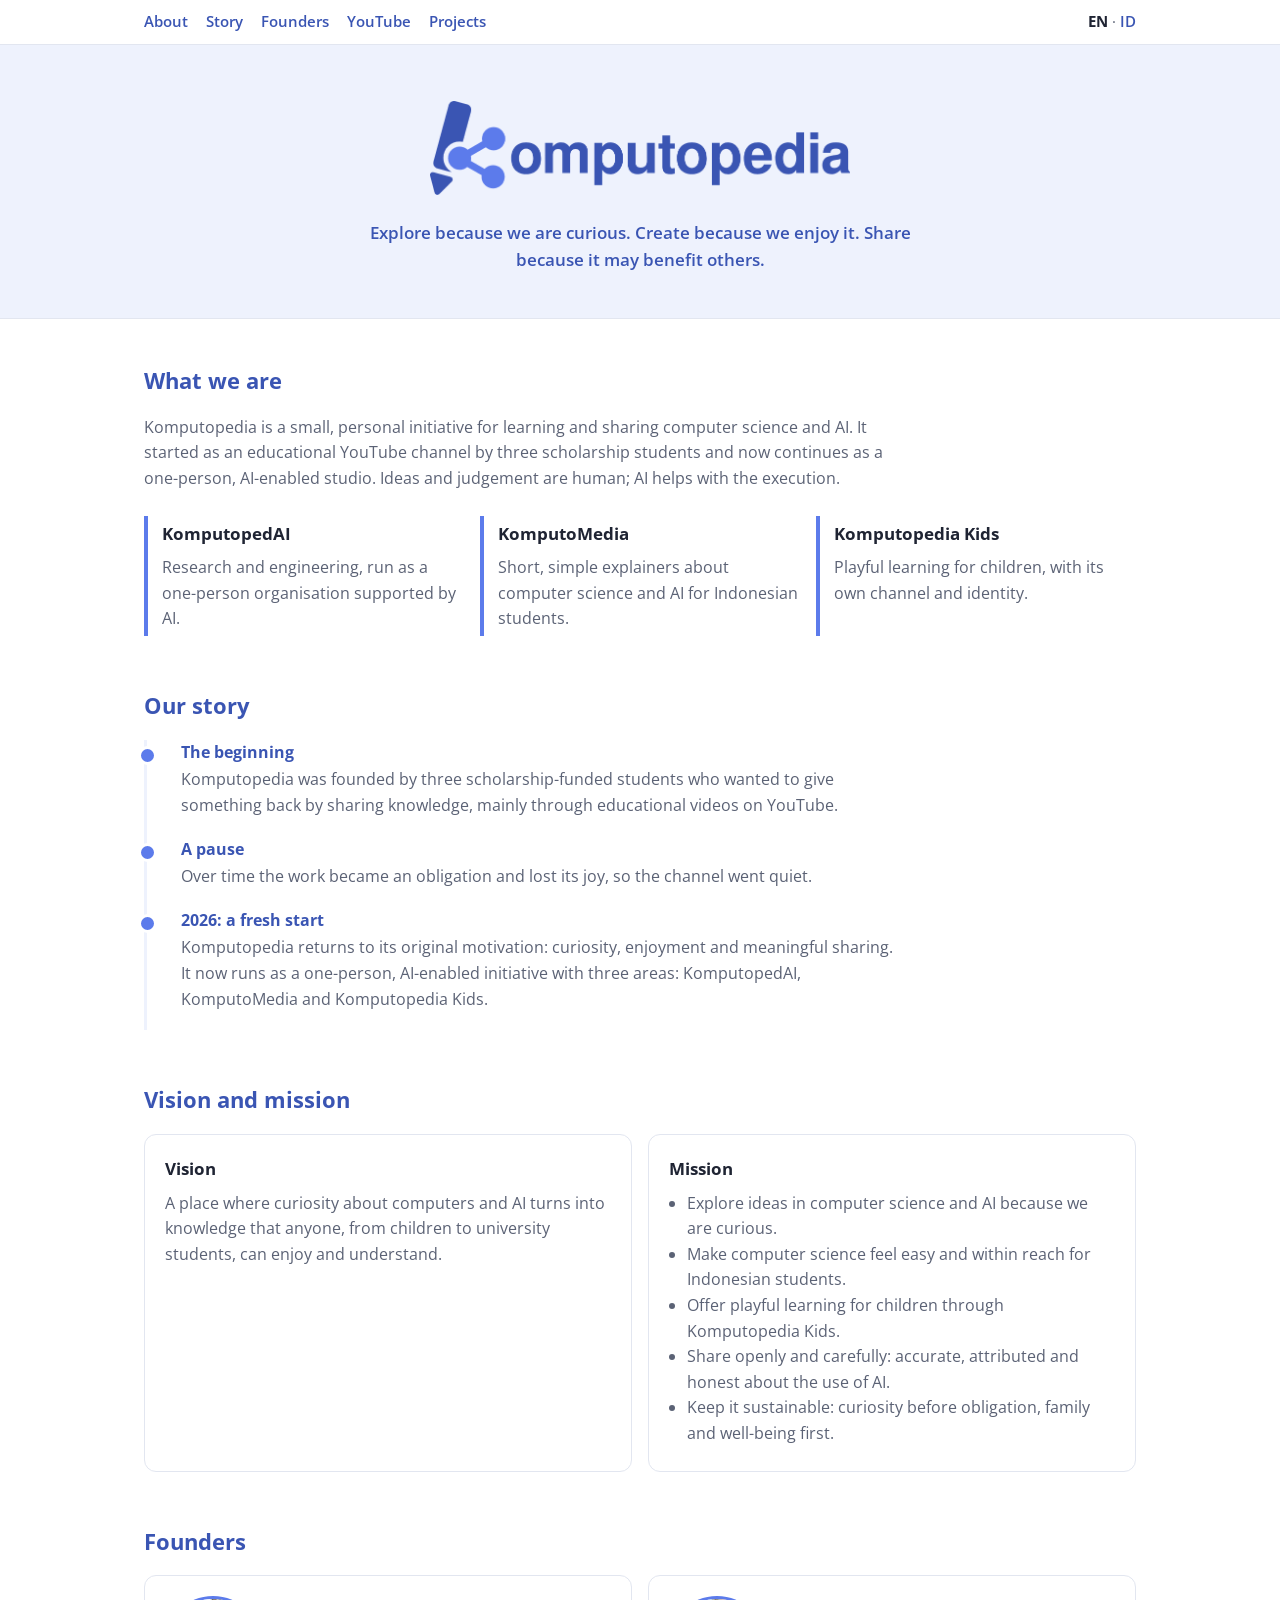
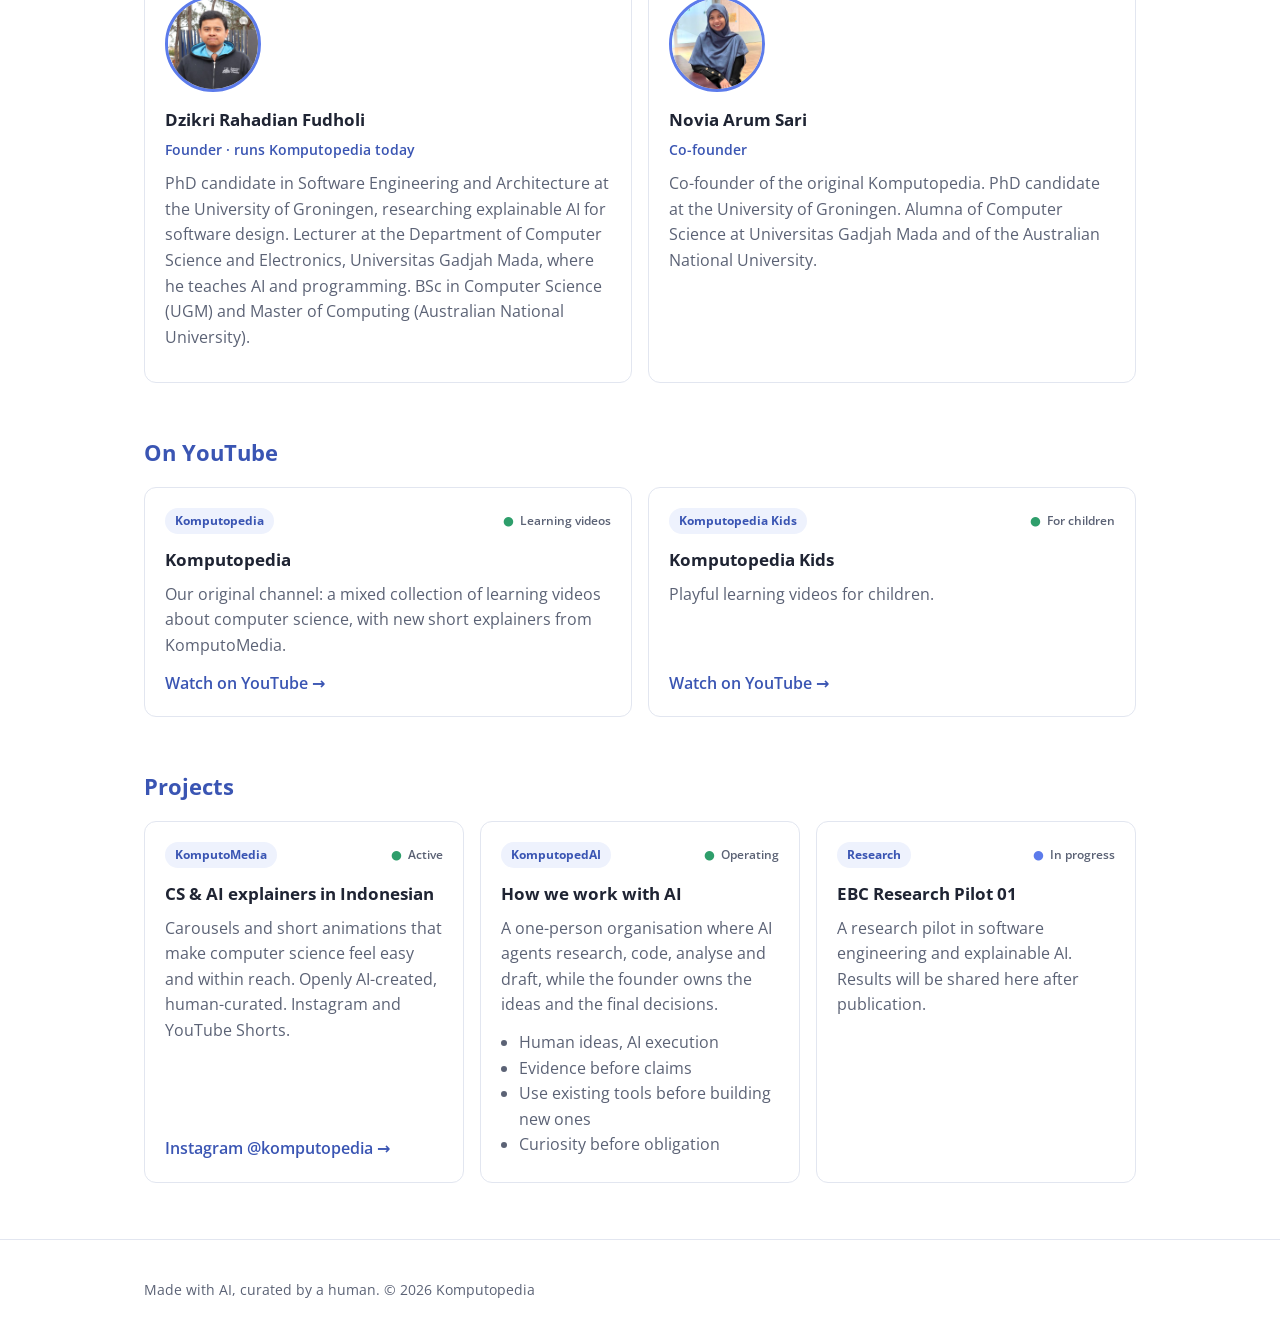
<file: index.html>
<!DOCTYPE html>
<html lang="en">
<head>
<meta charset="utf-8">
<meta name="viewport" content="width=device-width, initial-scale=1">
<title>Komputopedia</title>
<meta name="description" content="Komputopedia: a curiosity-driven initiative for exploring, creating and sharing knowledge in computer science and AI.">
<link rel="icon" href="assets/logo.png">
<link rel="alternate" hreflang="en" href="https://komputopedia.github.io/">
<link rel="alternate" hreflang="id" href="https://komputopedia.github.io/id/">
<link rel="stylesheet" href="assets/style.css">
</head>
<body>
<nav class="topbar">
  <div class="wrap">
    <a href="#about">About</a><a href="#story">Story</a><a href="#founders">Founders</a><a href="#youtube">YouTube</a><a href="#projects">Projects</a>
    <span class="lang"><strong>EN</strong> · <a href="id/" hreflang="id" lang="id">ID</a></span>
  </div>
</nav>

<header class="hero">
  <div class="wrap">
    <img class="logo" src="assets/logo.png" alt="komputopedia">
    <p class="motto">Explore because we are curious. Create because we enjoy it. Share because it may benefit others.</p>
  </div>
</header>

<main class="wrap">
  <section id="about">
    <h2>What we are</h2>
    <p class="lead">Komputopedia is a small, personal initiative for learning and sharing computer science and AI. It started as an educational YouTube channel by three scholarship students and now continues as a one-person, AI-enabled studio. Ideas and judgement are human; AI helps with the execution.</p>
    <div class="grid divisions">
      <div class="division"><h3>KomputopedAI</h3><p>Research and engineering, run as a one-person organisation supported by AI.</p></div>
      <div class="division"><h3>KomputoMedia</h3><p>Short, simple explainers about computer science and AI for Indonesian students.</p></div>
      <div class="division"><h3>Komputopedia Kids</h3><p>Playful learning for children, with its own channel and identity.</p></div>
    </div>
  </section>

  <section id="story">
    <h2>Our story</h2>
    <ol class="timeline">
      <li><span class="when">The beginning</span><p>Komputopedia was founded by three scholarship-funded students who wanted to give something back by sharing knowledge, mainly through educational videos on YouTube.</p></li>
      <li><span class="when">A pause</span><p>Over time the work became an obligation and lost its joy, so the channel went quiet.</p></li>
      <li><span class="when">2026: a fresh start</span><p>Komputopedia returns to its original motivation: curiosity, enjoyment and meaningful sharing. It now runs as a one-person, AI-enabled initiative with three areas: KomputopedAI, KomputoMedia and Komputopedia Kids.</p></li>
    </ol>
  </section>

  <section id="vision">
    <h2>Vision and mission</h2>
    <div class="grid cards">
      <div class="card"><h3>Vision</h3><p>A place where curiosity about computers and AI turns into knowledge that anyone, from children to university students, can enjoy and understand.</p></div>
      <div class="card"><h3>Mission</h3>
        <ul class="principles">
          <li>Explore ideas in computer science and AI because we are curious.</li>
          <li>Make computer science feel easy and within reach for Indonesian students.</li>
          <li>Offer playful learning for children through Komputopedia Kids.</li>
          <li>Share openly and carefully: accurate, attributed and honest about the use of AI.</li>
          <li>Keep it sustainable: curiosity before obligation, family and well-being first.</li>
        </ul>
      </div>
    </div>
  </section>

  <section id="founders">
    <h2>Founders</h2>
    <div class="grid cards">
      <article class="card person">
        <div class="avatar"><span>DRF</span><img src="assets/team/dzikri.jpg" alt="Dzikri Rahadian Fudholi" onerror="this.remove()"></div>
        <h3>Dzikri Rahadian Fudholi</h3>
        <p class="role">Founder · runs Komputopedia today</p>
        <p>PhD candidate in Software Engineering and Architecture at the University of Groningen, researching explainable AI for software design. Lecturer at the Department of Computer Science and Electronics, Universitas Gadjah Mada, where he teaches AI and programming. BSc in Computer Science (UGM) and Master of Computing (Australian National University).</p>
      </article>
      <article class="card person">
        <div class="avatar"><span>NAS</span><img src="assets/team/novia.jpg" alt="Novia Arum Sari" onerror="this.remove()"></div>
        <h3>Novia Arum Sari</h3>
        <p class="role">Co-founder</p>
        <p>Co-founder of the original Komputopedia. PhD candidate at the University of Groningen. Alumna of Computer Science at Universitas Gadjah Mada and of the Australian National University.</p>
      </article>
    </div>
  </section>

  <section id="youtube">
    <h2>On YouTube</h2>
    <div class="grid cards">
      <article class="card">
        <div class="card-top"><span class="tag">Komputopedia</span><span class="status active">Learning videos</span></div>
        <h3>Komputopedia</h3>
        <p>Our original channel: a mixed collection of learning videos about computer science, with new short explainers from KomputoMedia.</p>
        <a class="link" href="https://www.youtube.com/@komputopedia">Watch on YouTube →</a>
      </article>
      <article class="card">
        <div class="card-top"><span class="tag">Komputopedia Kids</span><span class="status active">For children</span></div>
        <h3>Komputopedia Kids</h3>
        <p>Playful learning videos for children.</p>
        <a class="link" href="https://www.youtube.com/@KomputopediaKids">Watch on YouTube →</a>
      </article>
    </div>
  </section>

  <section id="projects">
    <h2>Projects</h2>
    <div class="grid cards">
      <article class="card">
        <div class="card-top"><span class="tag">KomputoMedia</span><span class="status active">Active</span></div>
        <h3>CS &amp; AI explainers in Indonesian</h3>
        <p>Carousels and short animations that make computer science feel easy and within reach. Openly AI-created, human-curated. Instagram and YouTube Shorts.</p>
        <a class="link" href="https://www.instagram.com/komputopedia/">Instagram @komputopedia →</a>
      </article>

      <article class="card">
        <div class="card-top"><span class="tag">KomputopedAI</span><span class="status active">Operating</span></div>
        <h3>How we work with AI</h3>
        <p>A one-person organisation where AI agents research, code, analyse and draft, while the founder owns the ideas and the final decisions.</p>
        <ul class="principles">
          <li>Human ideas, AI execution</li>
          <li>Evidence before claims</li>
          <li>Use existing tools before building new ones</li>
          <li>Curiosity before obligation</li>
        </ul>
      </article>

      <article class="card">
        <div class="card-top"><span class="tag">Research</span><span class="status progress">In progress</span></div>
        <h3>EBC Research Pilot 01</h3>
        <p>A research pilot in software engineering and explainable AI. Results will be shared here after publication.</p>
      </article>
    </div>
  </section>
</main>

<footer>
  <div class="wrap">
    <p>Made with AI, curated by a human. © 2026 Komputopedia</p>
  </div>
</footer>
</body>
</html>
</file>
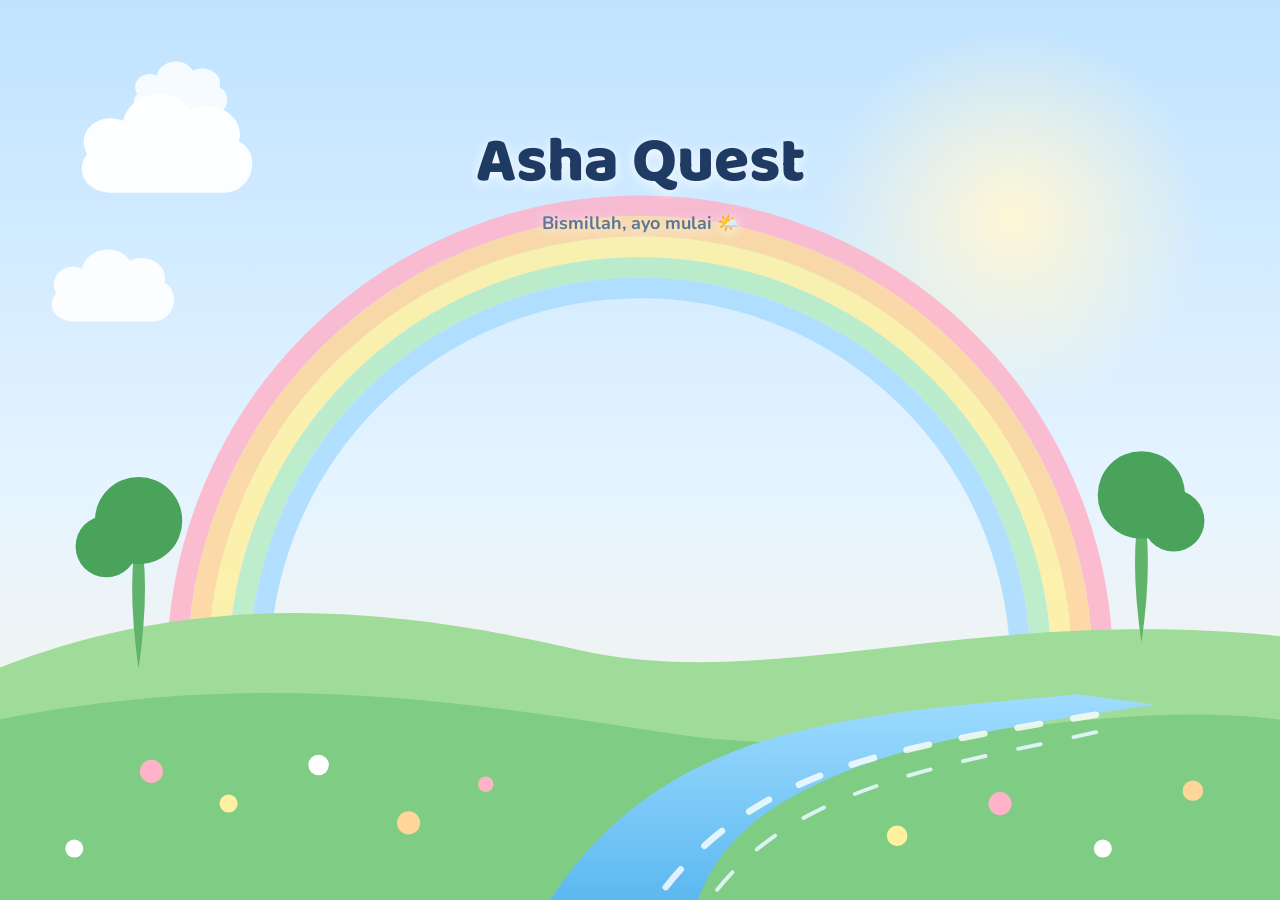
<file: ashaquest/index.html>
<!DOCTYPE html>
<html lang="id">
<head>
<meta charset="utf-8">
<meta name="viewport" content="width=device-width, initial-scale=1">
<title>Asha Quest</title>
<meta name="robots" content="noindex">
<meta name="theme-color" content="#dcefff">
<link rel="icon" href="app/cloud.svg?v=202611210713">
<link rel="apple-touch-icon" href="app/cloud.svg?v=202611210713">
<link rel="preconnect" href="https://fonts.googleapis.com">
<link rel="preconnect" href="https://fonts.gstatic.com" crossorigin>
<link href="https://fonts.googleapis.com/css2?family=Baloo+2:wght@600;700;800&family=Nunito:wght@400;600;700;800&display=swap" rel="stylesheet">
<link rel="stylesheet" href="app/style.css?v=202611210713">
<style>
  /* Opening scene: a garden with a flowing river, rainbow and drifting clouds. Shown until the app is ready. */
  #splash { position: fixed; inset: 0; z-index: 50; background: linear-gradient(#bfe3ff 0%, #e6f4ff 55%, #fdf3e1 100%); display: flex; align-items: center; justify-content: center; cursor: pointer; transition: opacity .3s ease; }
  #splash.hide { opacity: 0; pointer-events: none; }
  #splash svg { width: 100%; height: 100%; display: block; }
  #splash .title { position: absolute; left: 0; right: 0; top: 13%; text-align: center; font-family: "Baloo 2", Nunito, system-ui, sans-serif; font-weight: 800; font-size: clamp(34px, 8vw, 64px); color: #1f3b63; text-shadow: 0 2px 12px rgba(255,255,255,.9); opacity: 0; animation: kqFade .45s .1s ease forwards; }
  #splash .title small { display: block; font-family: Nunito, system-ui, sans-serif; font-weight: 700; font-size: clamp(14px, 3vw, 18px); color: #5d7697; }
  #splash .rainbow path { stroke-dasharray: 1400; stroke-dashoffset: 1400; animation: kqDraw .7s ease forwards; }
  #splash .rainbow path:nth-child(2) { animation-delay: .05s; } #splash .rainbow path:nth-child(3) { animation-delay: .1s; }
  #splash .rainbow path:nth-child(4) { animation-delay: .15s; } #splash .rainbow path:nth-child(5) { animation-delay: .2s; }
  #splash .cloud { animation: kqDrift 9s linear infinite; }
  #splash .cloud.c2 { animation-duration: 13s; animation-delay: -4s; } #splash .cloud.c3 { animation-duration: 11s; animation-delay: -8s; }
  #splash .shine { stroke-dasharray: 18 26; animation: kqFlow 1.4s linear infinite; }
  #splash .shine.s2 { animation-duration: 1.9s; }
  #splash .bloom { transform-box: fill-box; transform-origin: center; animation: kqBloom 2.4s ease-in-out infinite; }
  #splash .bloom:nth-child(2n) { animation-delay: .6s; } #splash .bloom:nth-child(3n) { animation-delay: 1.2s; }
  @keyframes kqDraw { to { stroke-dashoffset: 0; } }
  @keyframes kqDrift { from { transform: translateX(-260px); } to { transform: translateX(1260px); } }
  @keyframes kqFlow { to { stroke-dashoffset: -44; } }
  @keyframes kqBloom { 50% { transform: scale(1.25); } }
  @keyframes kqFade { to { opacity: 1; } }
  @media (prefers-reduced-motion: reduce) { #splash * { animation: none !important; } #splash .rainbow path { stroke-dashoffset: 0; } #splash .title { opacity: 1; } }
</style>
</head>
<body>
<div id="splash" role="img" aria-label="Asha Quest dibuka">
  <svg viewBox="0 0 1000 700" preserveAspectRatio="xMidYMid slice" aria-hidden="true">
    <defs>
      <radialGradient id="sun" cx="50%" cy="50%" r="50%"><stop offset="0" stop-color="#fff7d6"/><stop offset="1" stop-color="#fff7d6" stop-opacity="0"/></radialGradient>
      <linearGradient id="river" x1="0" y1="0" x2="0" y2="1"><stop offset="0" stop-color="#9fdcff"/><stop offset="1" stop-color="#5cb8f0"/></linearGradient>
    </defs>
    <circle cx="790" cy="170" r="150" fill="url(#sun)"/>
    <g class="rainbow" fill="none" stroke-width="16" stroke-linecap="round" opacity=".85">
      <path d="M140 520 A360 360 0 0 1 860 520" stroke="#ffb3c9"/>
      <path d="M156 520 A344 344 0 0 1 844 520" stroke="#ffd59a"/>
      <path d="M172 520 A328 328 0 0 1 828 520" stroke="#fff1a0"/>
      <path d="M188 520 A312 312 0 0 1 812 520" stroke="#b6ecc4"/>
      <path d="M204 520 A296 296 0 0 1 796 520" stroke="#a9dcff"/>
    </g>
    <g class="cloud"><path d="M90 150c-22 0-30-18-20-30-10-18 10-34 28-26 6-24 40-28 52-8 18-10 44 4 38 24 18 8 12 40-12 40z" fill="#fff" opacity=".95"/></g>
    <g class="cloud c2"><path d="M60 250c-16 0-22-13-14-22-7-13 7-25 20-19 4-17 29-20 37-6 13-7 31 3 27 17 13 6 9 30-9 30z" fill="#fff" opacity=".9"/></g>
    <g class="cloud c3"><path d="M120 90c-12 0-17-10-11-17-6-10 6-19 15-14 3-13 22-15 28-4 10-5 24 2 21 13 10 4 7 22-7 22z" fill="#fff" opacity=".85"/></g>
    <path d="M0 520 C150 460 300 470 450 505 C600 540 760 470 1000 495 L1000 700 L0 700 Z" fill="#9fdc9a"/>
    <path d="M0 560 C200 520 360 545 520 570 C700 598 850 540 1000 560 L1000 700 L0 700 Z" fill="#7fcd85"/>
    <path d="M430 700 C470 640 520 600 600 575 C680 552 760 548 840 540 L900 548 C820 560 730 572 660 600 C590 628 560 660 545 700 Z" fill="url(#river)"/>
    <path class="shine" d="M520 690 C560 640 610 610 680 590 C740 574 800 565 860 555" fill="none" stroke="#ffffff" stroke-width="5" stroke-linecap="round" opacity=".8"/>
    <path class="shine s2" d="M560 692 C590 655 630 628 700 606 C750 590 810 580 870 566" fill="none" stroke="#e8f7ff" stroke-width="3" stroke-linecap="round" opacity=".9"/>
    <g>
      <circle class="bloom" cx="120" cy="600" r="9" fill="#ffb3c9"/><circle class="bloom" cx="180" cy="625" r="7" fill="#fff1a0"/>
      <circle class="bloom" cx="250" cy="595" r="8" fill="#ffffff"/><circle class="bloom" cx="320" cy="640" r="9" fill="#ffd59a"/>
      <circle class="bloom" cx="380" cy="610" r="6" fill="#ffb3c9"/><circle class="bloom" cx="700" cy="650" r="8" fill="#fff1a0"/>
      <circle class="bloom" cx="780" cy="625" r="9" fill="#ffb3c9"/><circle class="bloom" cx="860" cy="660" r="7" fill="#ffffff"/>
      <circle class="bloom" cx="930" cy="615" r="8" fill="#ffd59a"/><circle class="bloom" cx="60" cy="660" r="7" fill="#ffffff"/>
    </g>
    <g fill="#5fb36a"><path d="M110 520 q10-70 0-110 q-10 40 0 110z"/><path d="M890 500 q10-70 0-110 q-10 40 0 110z"/></g>
    <g fill="#4aa35a"><circle cx="110" cy="405" r="34"/><circle cx="890" cy="385" r="34"/><circle cx="85" cy="425" r="24"/><circle cx="915" cy="405" r="24"/></g>
  </svg>
  <div class="title">Asha Quest<small>Bismillah, ayo mulai 🌤️</small></div>
</div>
<div id="app"></div>
<noscript>Asha Quest membutuhkan JavaScript.</noscript>
<script>
  // Tap to skip; the app also hides it once it is ready (main.js calls window.kqReady()).
  (function () {
    var start = Date.now(), el = document.getElementById("splash"), done = false;
    function hide() { if (done) return; done = true; el.classList.add("hide"); setTimeout(function () { el.remove(); }, 700); }
    el.addEventListener("click", hide);
    window.kqReady = function () { setTimeout(hide, Math.max(0, 1000 - (Date.now() - start))); };
    setTimeout(hide, 12000); // never block the app for long
  })();
</script>
<script type="module" src="app/main.js?v=202611210713"></script>
</body>
</html>
</file>
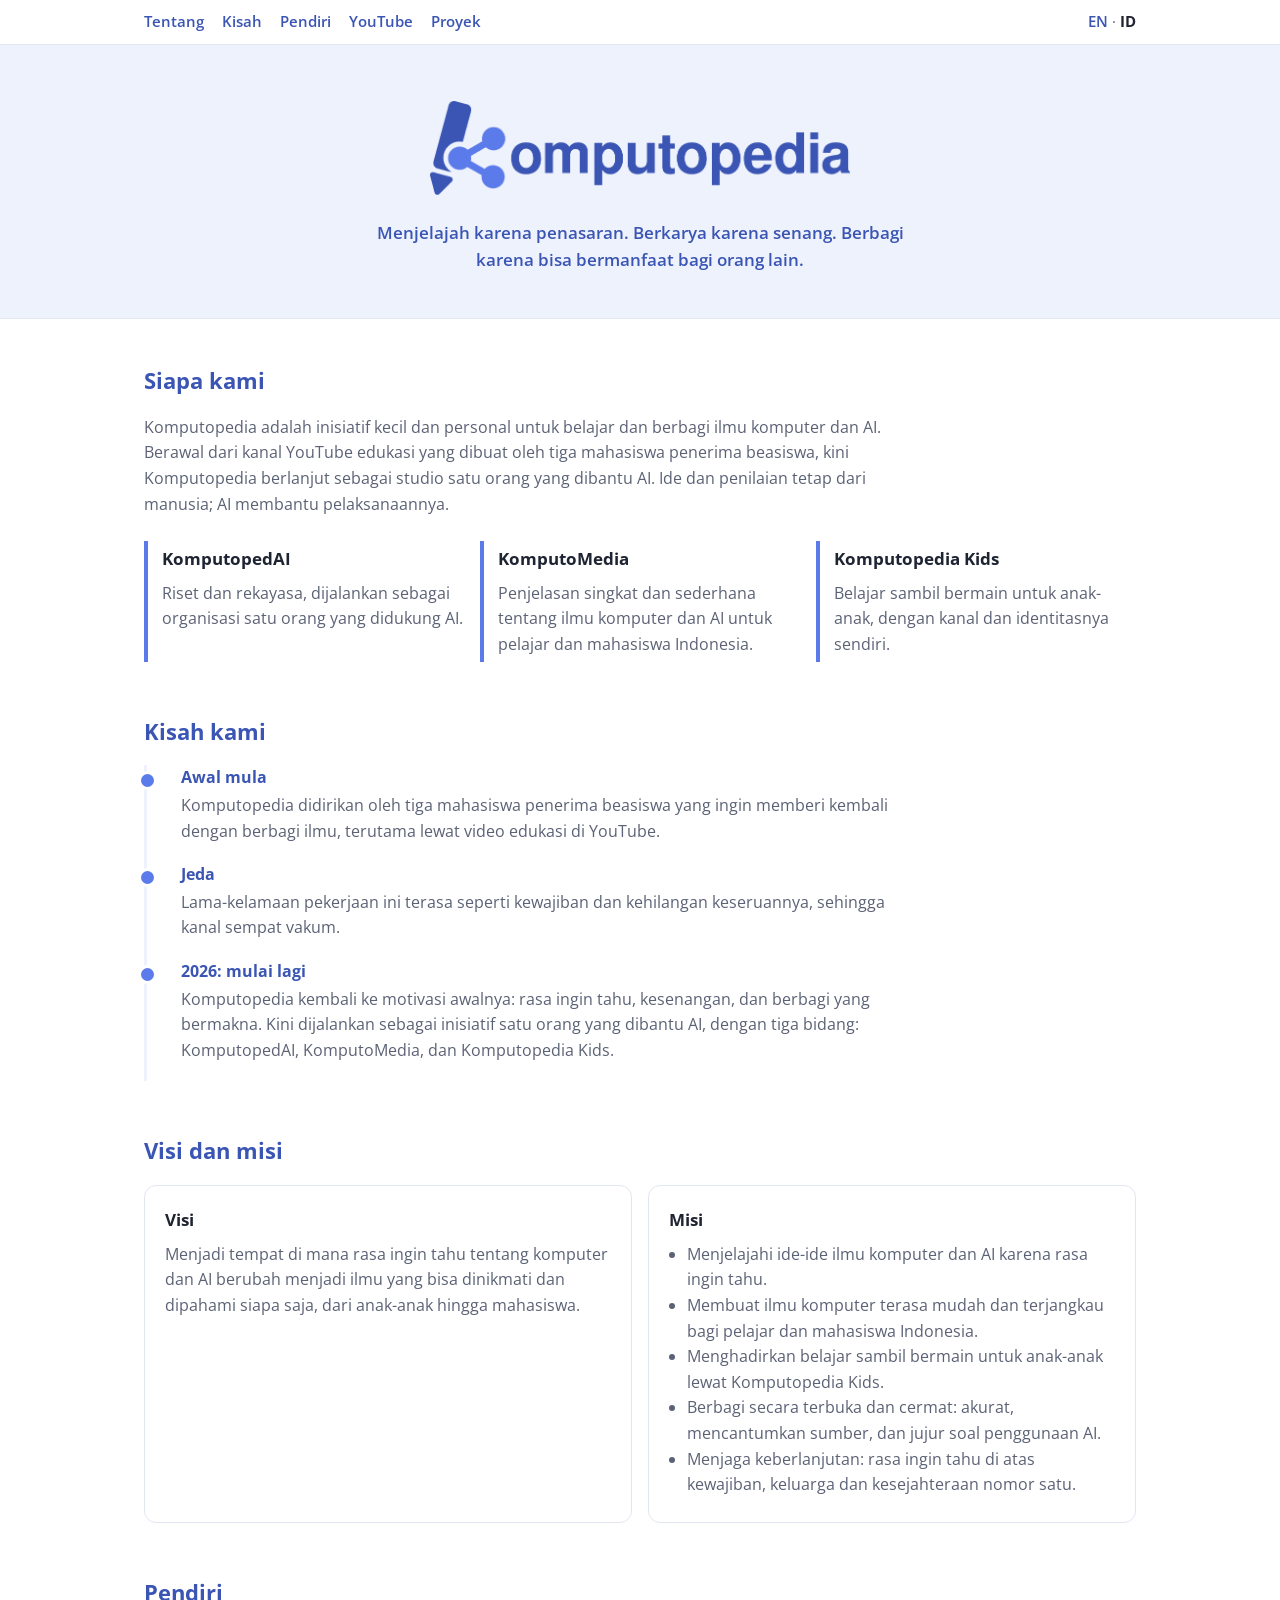
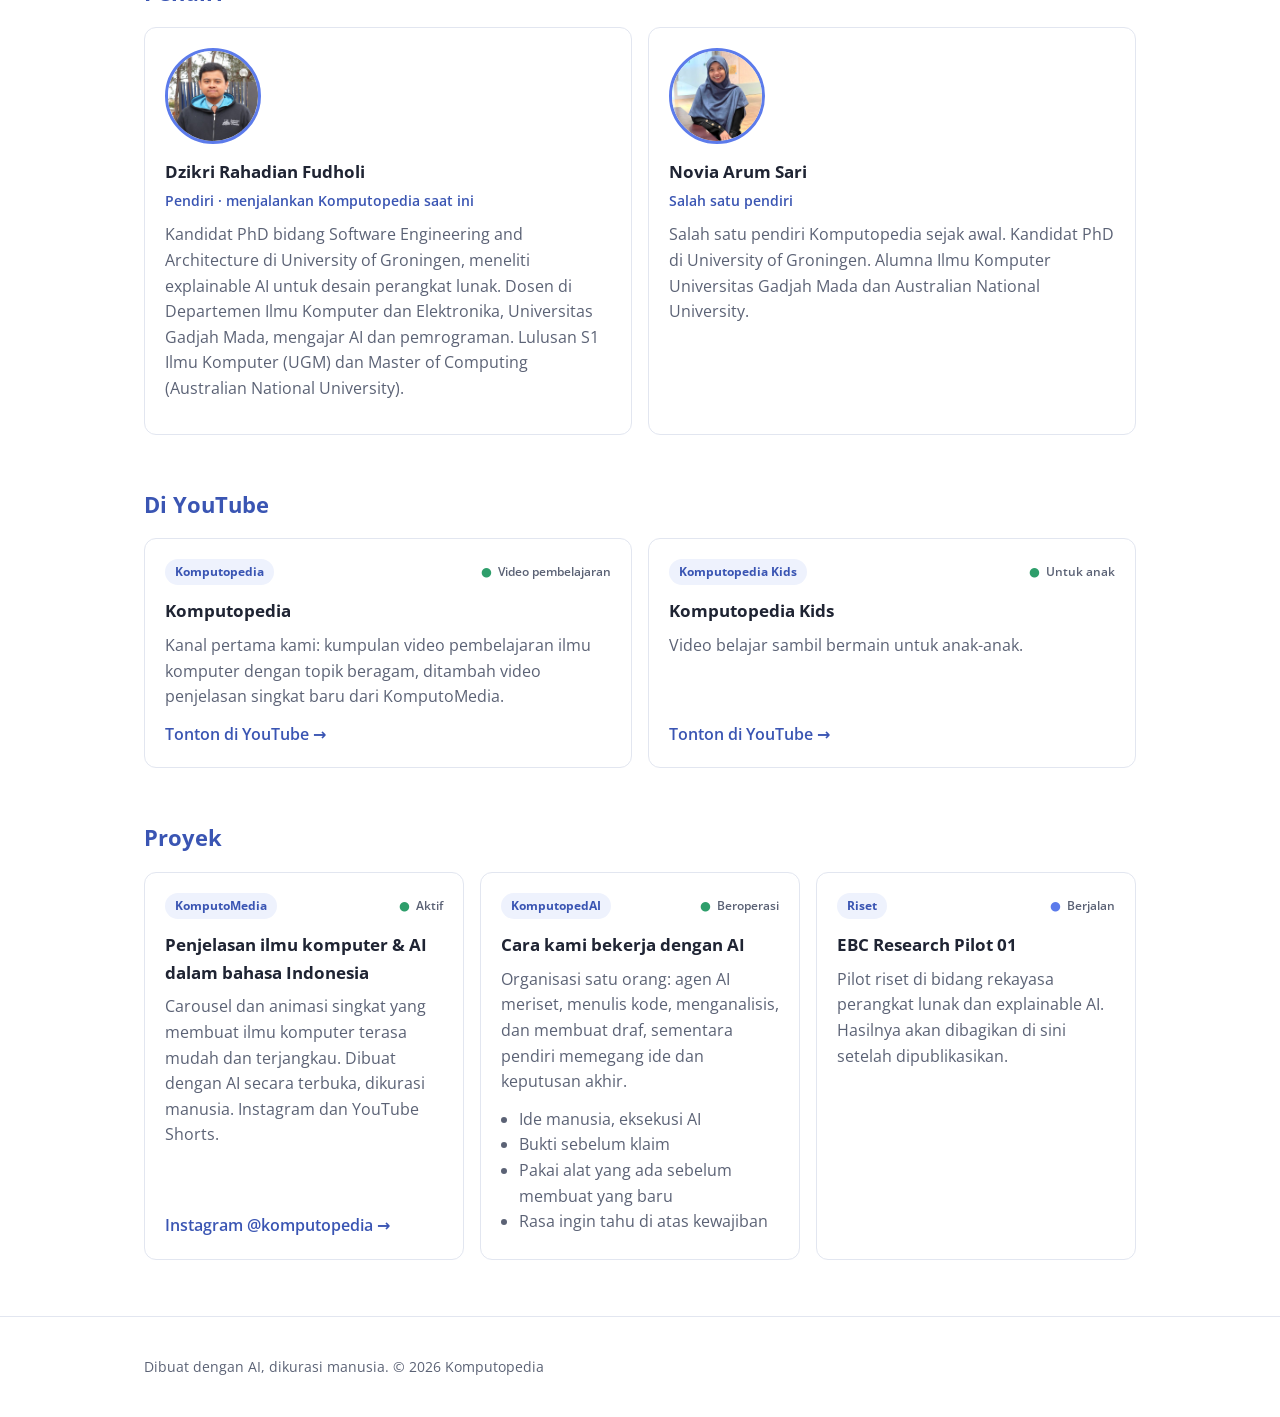
<file: id/index.html>
<!DOCTYPE html>
<html lang="id">
<head>
<meta charset="utf-8">
<meta name="viewport" content="width=device-width, initial-scale=1">
<title>Komputopedia (Bahasa Indonesia)</title>
<meta name="description" content="Komputopedia: inisiatif berbasis rasa ingin tahu untuk menjelajah, berkarya, dan berbagi ilmu komputer dan AI.">
<link rel="icon" href="../assets/logo.png">
<link rel="alternate" hreflang="en" href="https://komputopedia.github.io/">
<link rel="alternate" hreflang="id" href="https://komputopedia.github.io/id/">
<link rel="stylesheet" href="../assets/style.css">
</head>
<body>
<nav class="topbar">
  <div class="wrap">
    <a href="#tentang">Tentang</a><a href="#kisah">Kisah</a><a href="#pendiri">Pendiri</a><a href="#youtube">YouTube</a><a href="#proyek">Proyek</a>
    <span class="lang"><a href="../" hreflang="en" lang="en">EN</a> · <strong>ID</strong></span>
  </div>
</nav>

<header class="hero">
  <div class="wrap">
    <img class="logo" src="../assets/logo.png" alt="komputopedia">
    <p class="motto">Menjelajah karena penasaran. Berkarya karena senang. Berbagi karena bisa bermanfaat bagi orang lain.</p>
  </div>
</header>

<main class="wrap">
  <section id="tentang">
    <h2>Siapa kami</h2>
    <p class="lead">Komputopedia adalah inisiatif kecil dan personal untuk belajar dan berbagi ilmu komputer dan AI. Berawal dari kanal YouTube edukasi yang dibuat oleh tiga mahasiswa penerima beasiswa, kini Komputopedia berlanjut sebagai studio satu orang yang dibantu AI. Ide dan penilaian tetap dari manusia; AI membantu pelaksanaannya.</p>
    <div class="grid divisions">
      <div class="division"><h3>KomputopedAI</h3><p>Riset dan rekayasa, dijalankan sebagai organisasi satu orang yang didukung AI.</p></div>
      <div class="division"><h3>KomputoMedia</h3><p>Penjelasan singkat dan sederhana tentang ilmu komputer dan AI untuk pelajar dan mahasiswa Indonesia.</p></div>
      <div class="division"><h3>Komputopedia Kids</h3><p>Belajar sambil bermain untuk anak-anak, dengan kanal dan identitasnya sendiri.</p></div>
    </div>
  </section>

  <section id="kisah">
    <h2>Kisah kami</h2>
    <ol class="timeline">
      <li><span class="when">Awal mula</span><p>Komputopedia didirikan oleh tiga mahasiswa penerima beasiswa yang ingin memberi kembali dengan berbagi ilmu, terutama lewat video edukasi di YouTube.</p></li>
      <li><span class="when">Jeda</span><p>Lama-kelamaan pekerjaan ini terasa seperti kewajiban dan kehilangan keseruannya, sehingga kanal sempat vakum.</p></li>
      <li><span class="when">2026: mulai lagi</span><p>Komputopedia kembali ke motivasi awalnya: rasa ingin tahu, kesenangan, dan berbagi yang bermakna. Kini dijalankan sebagai inisiatif satu orang yang dibantu AI, dengan tiga bidang: KomputopedAI, KomputoMedia, dan Komputopedia Kids.</p></li>
    </ol>
  </section>

  <section id="visi">
    <h2>Visi dan misi</h2>
    <div class="grid cards">
      <div class="card"><h3>Visi</h3><p>Menjadi tempat di mana rasa ingin tahu tentang komputer dan AI berubah menjadi ilmu yang bisa dinikmati dan dipahami siapa saja, dari anak-anak hingga mahasiswa.</p></div>
      <div class="card"><h3>Misi</h3>
        <ul class="principles">
          <li>Menjelajahi ide-ide ilmu komputer dan AI karena rasa ingin tahu.</li>
          <li>Membuat ilmu komputer terasa mudah dan terjangkau bagi pelajar dan mahasiswa Indonesia.</li>
          <li>Menghadirkan belajar sambil bermain untuk anak-anak lewat Komputopedia Kids.</li>
          <li>Berbagi secara terbuka dan cermat: akurat, mencantumkan sumber, dan jujur soal penggunaan AI.</li>
          <li>Menjaga keberlanjutan: rasa ingin tahu di atas kewajiban, keluarga dan kesejahteraan nomor satu.</li>
        </ul>
      </div>
    </div>
  </section>

  <section id="pendiri">
    <h2>Pendiri</h2>
    <div class="grid cards">
      <article class="card person">
        <div class="avatar"><span>DRF</span><img src="../assets/team/dzikri.jpg" alt="Dzikri Rahadian Fudholi" onerror="this.remove()"></div>
        <h3>Dzikri Rahadian Fudholi</h3>
        <p class="role">Pendiri · menjalankan Komputopedia saat ini</p>
        <p>Kandidat PhD bidang Software Engineering and Architecture di University of Groningen, meneliti explainable AI untuk desain perangkat lunak. Dosen di Departemen Ilmu Komputer dan Elektronika, Universitas Gadjah Mada, mengajar AI dan pemrograman. Lulusan S1 Ilmu Komputer (UGM) dan Master of Computing (Australian National University).</p>
      </article>
      <article class="card person">
        <div class="avatar"><span>NAS</span><img src="../assets/team/novia.jpg" alt="Novia Arum Sari" onerror="this.remove()"></div>
        <h3>Novia Arum Sari</h3>
        <p class="role">Salah satu pendiri</p>
        <p>Salah satu pendiri Komputopedia sejak awal. Kandidat PhD di University of Groningen. Alumna Ilmu Komputer Universitas Gadjah Mada dan Australian National University.</p>
      </article>
    </div>
  </section>

  <section id="youtube">
    <h2>Di YouTube</h2>
    <div class="grid cards">
      <article class="card">
        <div class="card-top"><span class="tag">Komputopedia</span><span class="status active">Video pembelajaran</span></div>
        <h3>Komputopedia</h3>
        <p>Kanal pertama kami: kumpulan video pembelajaran ilmu komputer dengan topik beragam, ditambah video penjelasan singkat baru dari KomputoMedia.</p>
        <a class="link" href="https://www.youtube.com/@komputopedia">Tonton di YouTube →</a>
      </article>
      <article class="card">
        <div class="card-top"><span class="tag">Komputopedia Kids</span><span class="status active">Untuk anak</span></div>
        <h3>Komputopedia Kids</h3>
        <p>Video belajar sambil bermain untuk anak-anak.</p>
        <a class="link" href="https://www.youtube.com/@KomputopediaKids">Tonton di YouTube →</a>
      </article>
    </div>
  </section>

  <section id="proyek">
    <h2>Proyek</h2>
    <div class="grid cards">
      <article class="card">
        <div class="card-top"><span class="tag">KomputoMedia</span><span class="status active">Aktif</span></div>
        <h3>Penjelasan ilmu komputer &amp; AI dalam bahasa Indonesia</h3>
        <p>Carousel dan animasi singkat yang membuat ilmu komputer terasa mudah dan terjangkau. Dibuat dengan AI secara terbuka, dikurasi manusia. Instagram dan YouTube Shorts.</p>
        <a class="link" href="https://www.instagram.com/komputopedia/">Instagram @komputopedia →</a>
      </article>

      <article class="card">
        <div class="card-top"><span class="tag">KomputopedAI</span><span class="status active">Beroperasi</span></div>
        <h3>Cara kami bekerja dengan AI</h3>
        <p>Organisasi satu orang: agen AI meriset, menulis kode, menganalisis, dan membuat draf, sementara pendiri memegang ide dan keputusan akhir.</p>
        <ul class="principles">
          <li>Ide manusia, eksekusi AI</li>
          <li>Bukti sebelum klaim</li>
          <li>Pakai alat yang ada sebelum membuat yang baru</li>
          <li>Rasa ingin tahu di atas kewajiban</li>
        </ul>
      </article>

      <article class="card">
        <div class="card-top"><span class="tag">Riset</span><span class="status progress">Berjalan</span></div>
        <h3>EBC Research Pilot 01</h3>
        <p>Pilot riset di bidang rekayasa perangkat lunak dan explainable AI. Hasilnya akan dibagikan di sini setelah dipublikasikan.</p>
      </article>
    </div>
  </section>
</main>

<footer>
  <div class="wrap">
    <p>Dibuat dengan AI, dikurasi manusia. © 2026 Komputopedia</p>
  </div>
</footer>
</body>
</html>
</file>
<file: assets/style.css>
/* Komputopedia site: brand blues, Open Sans, clean white space (see 00-Company/Brand/brand-guide.md) */
@font-face { font-family: "Open Sans"; src: url("fonts/OpenSans-400.ttf") format("truetype"); font-weight: 400; font-display: swap; }
@font-face { font-family: "Open Sans"; src: url("fonts/OpenSans-600.ttf") format("truetype"); font-weight: 600; font-display: swap; }
@font-face { font-family: "Open Sans"; src: url("fonts/OpenSans-700.ttf") format("truetype"); font-weight: 700; font-display: swap; }

:root {
  --primary: #3A55B3;
  --secondary: #5C7BEB;
  --tint: #EEF2FD;
  --text: #1F2433;
  --muted: #5B6275;
  --line: #E2E6F0;
  --bg: #FFFFFF;
}

* { box-sizing: border-box; }
html { -webkit-text-size-adjust: 100%; }
body { margin: 0; font-family: "Open Sans", system-ui, -apple-system, "Segoe UI", sans-serif; color: var(--text); background: var(--bg); line-height: 1.6; }
.wrap { max-width: 1040px; margin: 0 auto; padding: 0 24px; }

.hero { background: var(--tint); border-bottom: 1px solid var(--line); padding: 56px 0 44px; text-align: center; }
.logo { width: min(420px, 80%); height: auto; }
.motto { margin: 18px auto 0; max-width: 560px; color: var(--primary); font-weight: 600; font-size: 1.05rem; }

section { padding: 44px 0 8px; }
h2 { color: var(--primary); font-size: 1.4rem; margin: 0 0 16px; }
h3 { margin: 0 0 8px; font-size: 1.08rem; }
.lead { max-width: 760px; color: var(--muted); margin: 0 0 24px; }

.grid { display: grid; gap: 16px; }
.divisions { grid-template-columns: repeat(auto-fit, minmax(220px, 1fr)); }
.cards { grid-template-columns: repeat(auto-fit, minmax(280px, 1fr)); }

.division { border-left: 4px solid var(--secondary); padding: 4px 0 4px 14px; }
.division p { margin: 0; color: var(--muted); }
.division.muted { border-left-color: var(--line); }
.division.muted h3 { color: var(--muted); }

.card { border: 1px solid var(--line); border-radius: 12px; padding: 20px; background: #fff; display: flex; flex-direction: column; }
.card p { color: var(--muted); margin: 0 0 12px; }
.card-top { display: flex; justify-content: space-between; align-items: center; margin-bottom: 12px; }
.tag { font-size: .78rem; font-weight: 700; color: var(--primary); background: var(--tint); padding: 3px 10px; border-radius: 999px; }
.status { font-size: .78rem; font-weight: 600; color: var(--muted); }
.status::before { content: "●"; margin-right: 6px; }
.status.active::before { color: #2E9E6B; }
.status.progress::before { color: var(--secondary); }
.principles { margin: 0 0 4px; padding-left: 18px; color: var(--muted); }
.link { margin-top: auto; color: var(--primary); font-weight: 600; text-decoration: none; }
.link:hover { text-decoration: underline; }

footer { margin-top: 48px; padding: 24px 0; border-top: 1px solid var(--line); color: var(--muted); font-size: .9rem; }

/* v0.2: nav, language switch, timeline, founders */
html { scroll-behavior: smooth; }
section { scroll-margin-top: 56px; }
.topbar { position: sticky; top: 0; z-index: 10; background: rgba(255,255,255,.95); border-bottom: 1px solid var(--line); }
.topbar .wrap { display: flex; flex-wrap: wrap; gap: 4px 18px; align-items: center; padding-top: 10px; padding-bottom: 10px; font-size: .92rem; }
.topbar a { color: var(--primary); text-decoration: none; font-weight: 600; }
.topbar a:hover { text-decoration: underline; }
.lang { margin-left: auto; color: var(--muted); }
.lang strong { color: var(--text); }

.timeline { list-style: none; margin: 0; padding: 0 0 0 18px; border-left: 3px solid var(--tint); max-width: 760px; }
.timeline li { position: relative; padding: 0 0 18px 16px; }
.timeline li::before { content: ""; position: absolute; left: -27px; top: 6px; width: 13px; height: 13px; border-radius: 50%; background: var(--secondary); border: 3px solid #fff; }
.timeline .when { font-weight: 700; color: var(--primary); }
.timeline p { margin: 2px 0 0; color: var(--muted); }

.person { align-items: flex-start; }
.avatar { position: relative; width: 96px; height: 96px; border-radius: 50%; background: var(--tint); color: var(--primary); display: grid; place-items: center; font-weight: 700; font-size: 1.3rem; margin-bottom: 14px; overflow: hidden; border: 3px solid var(--secondary); }
.avatar img { position: absolute; inset: 0; width: 100%; height: 100%; object-fit: cover; }
.role { color: var(--primary) !important; font-weight: 600; font-size: .9rem; margin: -4px 0 10px !important; }
</file>
<file: ashaquest/app/style.css>
:root {
  /* Pastel sky world. One bold moment: the five-prayer strip coloured by time of day. */
  --sky: #dcefff;
  --sky-2: #c6e3fb;
  --cloud: #ffffff;
  --ink: #1f3b63;
  --ink-2: #5d7697;
  --line: #d3e5f6;
  --accent: #3d8fd9;
  --sun: #ffd66b;
  --good: #23885a;
  --good-bg: #ddf3e8;
  --bad: #c9485a;
  --bad-bg: #fbe3e6;
  --wait: #9a6a00;
  --wait-bg: #fff2cc;
  --display: "Baloo 2", "Nunito", system-ui, sans-serif;
  --body: "Nunito", system-ui, -apple-system, "Segoe UI", sans-serif;
  --r: 22px;
  --card-rgb: 255,255,255;
  --card-a: 1;
  --money: #1f3b63;
  color-scheme: light;
}
* { box-sizing: border-box; }
html, body { margin: 0; min-height: 100%; }
body { background: var(--sky); color: var(--ink); font-family: var(--body); font-size: 17px; line-height: 1.45; -webkit-tap-highlight-color: transparent; }
button, input, select, textarea { font: inherit; color: inherit; }
button { cursor: pointer; }
:focus-visible { outline: 3px solid var(--accent); outline-offset: 2px; }
h1, h2, h3 { font-family: var(--display); line-height: 1.15; margin: 0; text-wrap: balance; }
h2 { font-size: 24px; }
h3 { font-size: 19px; }
p { margin: 0; }
.wrap { max-width: 760px; margin: 0 auto; padding: 16px 16px 96px; display: flex; flex-direction: column; gap: 18px; }
.row { display: flex; gap: 10px; align-items: center; }
.row.wrap-row { flex-wrap: wrap; }
.grow { flex: 1; min-width: 0; }
.muted { color: var(--ink-2); font-size: 15px; }
.small { font-size: 14px; }
.num { font-variant-numeric: tabular-nums; }

/* top bar */
.top { display: flex; align-items: center; gap: 12px; }
.top h1 { font-size: 26px; flex: 1; }
.top h1 small { display: block; font-family: var(--body); font-size: 14px; font-weight: 700; color: var(--ink-2); }
.linkbtn { background: none; border: none; color: var(--ink-2); font-weight: 700; text-decoration: underline; padding: 6px; }

/* panels */
.panel { background: rgba(var(--card-rgb), var(--card-a)); border-radius: var(--r); padding: 18px; display: flex; flex-direction: column; gap: 14px; box-shadow: 0 5px 0 var(--sky-2); }
.panel-head { display: flex; align-items: baseline; gap: 10px; flex-wrap: wrap; }
.panel-head h2 { flex: 1; }

/* savings hero */
.hero { display: grid; grid-template-columns: 1.1fr 1fr; gap: 12px; }
.money { background: var(--money); color: #fff; border-radius: var(--r); padding: 18px; display: flex; flex-direction: column; gap: 2px; }
.money .lbl { font-weight: 700; color: #bcd3f0; font-size: 15px; }
.money .big { font-family: var(--display); font-size: 40px; font-weight: 800; line-height: 1.05; }
.money.debt { background: var(--bad); }
.points { background: rgba(var(--card-rgb), var(--card-a)); border-radius: var(--r); padding: 18px; display: flex; flex-direction: column; gap: 6px; box-shadow: 0 5px 0 var(--sky-2); }
.points .big { font-family: var(--display); font-size: 34px; font-weight: 800; line-height: 1; }
.points .lbl { font-weight: 700; color: var(--ink-2); font-size: 15px; }
.pbar { display: flex; gap: 8px; font-size: 14px; font-weight: 700; flex-wrap: wrap; }

/* the five-prayer strip */
.prayers { display: grid; grid-template-columns: repeat(5, 1fr); gap: 8px; }
.prayer { border: none; border-radius: 20px; padding: 12px 6px 10px; display: flex; flex-direction: column; align-items: center; gap: 4px; min-height: 112px; justify-content: space-between; color: var(--ink); position: relative; }
.prayer .pn { font-family: var(--display); font-weight: 700; font-size: 17px; }
.prayer .ps { font-size: 13px; font-weight: 800; background: rgba(255,255,255,.75); border-radius: 999px; padding: 2px 8px; color: var(--ink); }
.prayer .pi { font-size: 26px; line-height: 1; }
.prayer.t0 { background: linear-gradient(180deg, #a9bfe9, #f7c6d4); }
.prayer.t1 { background: linear-gradient(180deg, #7fd0ff, #c8ecff); }
.prayer.t2 { background: linear-gradient(180deg, #ffe09a, #ffc98a); }
.prayer.t3 { background: linear-gradient(180deg, #f6a27e, #c97aa8); }
.prayer.t4 { background: linear-gradient(180deg, #4a5a9c, #27315f); color: #fff; }
.prayer.t4 .ps { background: rgba(255,255,255,.2); color: #fff; }
.prayer.done { box-shadow: inset 0 0 0 3px #fff; }
.prayer.missed .ps { background: var(--bad); color: #fff; }

/* tiles */
.tiles { display: grid; grid-template-columns: repeat(auto-fill, minmax(150px, 1fr)); gap: 10px; }
.tile { border: 2px solid var(--line); background: rgb(var(--card-rgb)); border-radius: 18px; padding: 12px; display: flex; flex-direction: column; align-items: flex-start; gap: 2px; text-align: left; }
.tile:active { transform: scale(.98); }
.tile .em { font-size: 28px; }
.tile .nm { font-weight: 800; line-height: 1.2; }
.tile .pt { font-family: var(--display); font-weight: 700; color: var(--good); }
.tile.neg .pt { color: var(--bad); }
.cat-title { font-weight: 800; color: var(--ink-2); font-size: 15px; margin-top: 2px; }

/* weekly */
.week { display: flex; flex-direction: column; gap: 8px; padding: 12px; border-radius: 18px; background: var(--sky); }
.meter { height: 14px; background: rgb(var(--card-rgb)); border-radius: 999px; overflow: hidden; }
.meter > div { height: 100%; background: var(--accent); border-radius: 999px; }
.meter.full > div { background: var(--good); }

/* screen time */
.screen { display: flex; flex-direction: column; gap: 12px; }
.clock { font-family: var(--display); font-size: 44px; font-weight: 800; line-height: 1; }
.clock.over { color: var(--bad); }
.chips { display: flex; flex-wrap: wrap; gap: 8px; }
.chip-btn { border: 2px solid var(--line); background: rgb(var(--card-rgb)); border-radius: 999px; padding: 8px 14px; font-weight: 800; }
.chip-btn[aria-pressed="true"] { border-color: var(--accent); background: var(--sky); color: var(--accent); }

/* lists */
.list { display: flex; flex-direction: column; gap: 8px; }
.item { display: flex; align-items: center; gap: 10px; padding: 10px 12px; border-radius: 14px; background: var(--sky); }
.item .em { font-size: 22px; width: 28px; text-align: center; flex: none; }
.item .main { flex: 1; min-width: 0; }
.item .main b { display: block; overflow-wrap: anywhere; }
.item .main span { font-size: 14px; color: var(--ink-2); font-weight: 600; }
.amt { font-family: var(--display); font-weight: 800; font-size: 18px; white-space: nowrap; font-variant-numeric: tabular-nums; }
.amt.pos { color: var(--good); } .amt.neg { color: var(--bad); } .amt.zero { color: var(--ink-2); }
.empty { padding: 14px; text-align: center; color: var(--ink-2); font-weight: 700; background: var(--sky); border-radius: 14px; }
.tag { display: inline-block; border-radius: 999px; padding: 1px 9px; font-size: 13px; font-weight: 800; white-space: nowrap; }
.tag.wait { background: var(--wait-bg); color: var(--wait); }
.tag.ok { background: var(--good-bg); color: var(--good); }
.tag.no { background: var(--bad-bg); color: var(--bad); }
.tag.auto { background: #e8e3fb; color: #5a49a8; }
.tag.info { background: rgb(var(--card-rgb)); color: var(--accent); }

/* buttons and forms */
.btn { border: none; border-radius: 14px; padding: 11px 18px; font-weight: 800; background: var(--accent); color: var(--accent-ink, #fff); }
.btn.ghost { background: var(--sky); color: var(--ink); }
.btn.good { background: var(--good); }
.btn.bad { background: var(--bad); }
.btn.dark { background: var(--ink); }
.btn.sm { padding: 6px 11px; font-size: 14px; border-radius: 10px; }
.btn.big { padding: 16px 22px; font-size: 19px; border-radius: 18px; }
.btn:disabled { opacity: .45; cursor: not-allowed; }
.form { display: grid; grid-template-columns: 1fr 1fr; gap: 10px; }
.form .full { grid-column: 1 / -1; }
label.f { display: flex; flex-direction: column; gap: 4px; font-size: 14px; font-weight: 800; color: var(--ink-2); }
label.check { display: flex; gap: 8px; align-items: center; font-weight: 700; }
.in { border: 2px solid var(--line); border-radius: 12px; padding: 9px 10px; background: rgb(var(--card-rgb)); width: 100%; min-width: 0; }
.in:focus { border-color: var(--accent); outline: none; }
.err { color: var(--bad); font-weight: 700; font-size: 15px; }
.ok-msg { color: var(--good); font-weight: 700; font-size: 15px; }
.stepper { display: flex; align-items: center; gap: 10px; }
.stepper button { width: 48px; height: 48px; border-radius: 14px; border: none; background: var(--sky); font-size: 24px; font-weight: 800; }
.stepper .v { font-family: var(--display); font-size: 30px; font-weight: 800; min-width: 48px; text-align: center; }

/* tabs (parent) */
.tabs { display: flex; gap: 6px; overflow-x: auto; padding-bottom: 2px; }
.tabs button { border: none; background: rgba(255,255,255,.6); border-radius: 999px; padding: 9px 14px; font-weight: 800; white-space: nowrap; position: relative; }
.tabs button[aria-selected="true"] { background: var(--ink); color: #fff; }
.tabs .badge { background: var(--bad); color: #fff; border-radius: 999px; font-size: 12px; padding: 0 6px; margin-left: 4px; }

/* sheet */
.overlay { position: fixed; inset: 0; background: rgba(31,59,99,.4); display: flex; align-items: flex-end; justify-content: center; z-index: 20; padding: 12px; }
.sheet { background: rgb(var(--card-rgb)); border-radius: 26px; padding: 20px; width: 100%; max-width: 480px; max-height: 90vh; overflow: auto; display: flex; flex-direction: column; gap: 14px; }
.sheet h3 { font-size: 24px; }
.outcomes { display: grid; gap: 8px; }
.outcomes button { border: 2px solid var(--line); background: rgb(var(--card-rgb)); border-radius: 16px; padding: 14px; font-weight: 800; font-size: 18px; display: flex; justify-content: space-between; }
.outcomes button[aria-pressed="true"] { border-color: var(--accent); background: var(--sky); }
.seg { display: grid; grid-template-columns: 1fr 1fr; gap: 8px; }
.seg button { border: 2px solid var(--line); background: rgb(var(--card-rgb)); border-radius: 14px; padding: 10px; font-weight: 800; }
.seg button[aria-pressed="true"] { border-color: var(--accent); background: var(--sky); color: var(--accent); }

.toast { position: fixed; left: 50%; bottom: 20px; transform: translateX(-50%); background: var(--ink); color: #fff; padding: 12px 18px; border-radius: 16px; font-weight: 800; z-index: 30; max-width: calc(100% - 32px); text-align: center; }
.banner { border-radius: 14px; padding: 10px 14px; font-weight: 800; }
.banner.warn { background: var(--wait-bg); color: var(--wait); }
.banner.bad { background: var(--bad-bg); color: var(--bad); }

/* login */
.login { max-width: 420px; margin: 8vh auto 0; padding: 16px; display: flex; flex-direction: column; gap: 18px; align-items: stretch; }
.login .mascot { align-self: center; }

/* rules editor */
.rule { border: 2px solid var(--line); border-radius: 16px; padding: 12px; display: flex; flex-direction: column; gap: 10px; }
.rule.off { opacity: .55; }
.outcome-row { display: grid; grid-template-columns: 1fr 90px auto; gap: 8px; align-items: center; }

@media (max-width: 520px) {
  .hero { grid-template-columns: 1fr; }
  .form { grid-template-columns: 1fr; }
  .prayers { gap: 5px; }
  .prayer { padding: 10px 2px 8px; min-height: 104px; }
  .prayer .pn { font-size: 15px; }
  .prayer .ps { font-size: 11px; padding: 2px 6px; }
}
@media (prefers-reduced-motion: reduce) { * { transition: none !important; animation: none !important; } }

/* ---- round 2 ---- */
.stepper.sm { gap: 6px; }
.stepper.sm button { width: 40px; height: 40px; border-radius: 12px; font-size: 22px; }
.stepper.sm .v { font-size: 22px; min-width: 56px; }
.stepper.sm .v small { font-size: 13px; color: var(--ink-2); font-family: var(--body); }
.tile.done, .tile:disabled { opacity: .55; cursor: default; background: var(--good-bg); border-color: transparent; }
.tile.done .pt { color: var(--good); font-size: 14px; }
.outcome-row { grid-template-columns: 1fr auto auto; }
details.rule > summary { cursor: pointer; list-style: none; }
details.rule > summary::-webkit-details-marker { display: none; }
details.rule[open] > summary { padding-bottom: 6px; border-bottom: 2px dashed var(--line); }
.jar { background: linear-gradient(180deg, #fff, #fff8e1); }
.jar-count { font-family: var(--display); font-size: 24px; font-weight: 800; }
.jar-stars { display: flex; flex-wrap: wrap; gap: 2px; font-size: 22px; line-height: 1.1; }
.gallery { display: grid; grid-template-columns: repeat(auto-fill, minmax(104px, 1fr)); gap: 8px; }
.ph { border: none; padding: 0; border-radius: 14px; overflow: hidden; aspect-ratio: 1; background: var(--sky); }
.ph img { width: 100%; height: 100%; object-fit: cover; display: block; }
.ph-big { width: 100%; border-radius: 16px; max-height: 65vh; object-fit: contain; background: var(--sky); }
.bg-thumb { width: 96px; height: 64px; object-fit: cover; border-radius: 10px; }
body.has-bg { background-size: cover; background-position: center; background-attachment: fixed; }
body.has-bg .top h1, body.has-bg .top h1 small { text-shadow: 0 1px 6px rgba(255,255,255,.9); }

/* slideshow */
.slideshow { position: relative; border-radius: var(--r); overflow: hidden; box-shadow: 0 5px 0 var(--sky-2); background: var(--ink); }
.slides { display: flex; overflow-x: auto; scroll-snap-type: x mandatory; scrollbar-width: none; }
.slides::-webkit-scrollbar { display: none; }
.slide { flex: 0 0 100%; margin: 0; scroll-snap-align: center; position: relative; aspect-ratio: 16 / 10; }
.slide img { width: 100%; height: 100%; object-fit: cover; display: block; }
.slide figcaption { position: absolute; left: 0; right: 0; bottom: 0; padding: 26px 16px 30px; color: #fff; font-weight: 800; background: linear-gradient(transparent, rgba(20,35,60,.65)); }
.slideshow .nav { position: absolute; top: 50%; transform: translateY(-50%); width: 40px; height: 40px; border-radius: 50%; border: none; background: rgba(255,255,255,.85); color: var(--ink); font-size: 26px; line-height: 1; font-weight: 800; }
.slideshow .prev { left: 10px; } .slideshow .next { right: 10px; }
.slideshow .dots { position: absolute; left: 0; right: 0; bottom: 8px; display: flex; justify-content: center; gap: 6px; }
.slideshow .dots button { width: 9px; height: 9px; border-radius: 50%; border: none; padding: 0; background: rgba(255,255,255,.55); }
.slideshow .dots button[aria-current="true"] { background: rgb(var(--card-rgb)); width: 22px; border-radius: 999px; }
@media (max-width: 520px) { .slide { aspect-ratio: 4 / 3; } .slideshow .nav { display: none; } }

/* ---- round 3 ---- */
.icon-btn { flex: none; -webkit-appearance: none; appearance: none; border: none; padding: 0; margin: 0; background: rgba(var(--card-rgb), .7); color: var(--ink); border-radius: 12px; width: 40px; height: 40px; min-width: 40px; display: inline-flex; align-items: center; justify-content: center; line-height: 1; box-sizing: border-box; }
.icon-btn svg { display: block; }
.with-icon { display: inline-flex; align-items: center; gap: 6px; }
.with-icon svg { width: 16px; height: 16px; }
.swatches { display: grid; grid-template-columns: repeat(auto-fill, minmax(92px, 1fr)); gap: 8px; }
.swatch { border: 2px solid var(--line); background: rgb(var(--card-rgb)); border-radius: 14px; padding: 8px; display: flex; flex-direction: column; align-items: center; gap: 6px; font-weight: 800; color: var(--ink); }
.swatch span { width: 44px; height: 44px; border-radius: 50%; display: block; }
.swatch[aria-pressed="true"] { border-color: var(--accent); }
input[type="range"] { accent-color: var(--accent); width: 100%; }
.quran-pick { display: flex; flex-direction: column; gap: 10px; padding: 12px; border-radius: 16px; background: var(--sky); }
.surah-grid { display: grid; grid-template-columns: repeat(auto-fill, minmax(110px, 1fr)); gap: 6px; margin-top: 8px; max-height: 260px; overflow-y: auto; }
.surah-grid button { border: 2px solid var(--line); background: rgb(var(--card-rgb)); border-radius: 12px; padding: 8px 6px; font-weight: 800; font-size: 14px; color: var(--ink); text-align: left; }
.surah-grid button small { display: block; color: var(--ink-2); font-weight: 700; font-size: 11px; }
.quran-cols { display: grid; grid-template-columns: repeat(auto-fit, minmax(220px, 1fr)); gap: 14px; }
.quran-col { background: rgba(var(--card-rgb), .55); border-radius: 16px; padding: 12px 14px; border: 1px solid rgba(0,0,0,.05); }
.qc-head { display: flex; align-items: center; gap: 8px; font-size: 17px; }
.qc-head .em { font-size: 22px; }
.qc-next { font-family: var(--display); font-weight: 700; font-size: 18px; color: var(--ink); margin: 4px 0 8px; }
.qc-log { list-style: none; margin: 0; padding: 0; }
.qc-log li { display: flex; gap: 10px; padding: 5px 0; border-top: 1px dashed rgba(0,0,0,.08); font-size: 14px; }
.qc-log li:first-child { font-weight: 700; }
.qc-log li.pending { opacity: .65; }
.qc-day { min-width: 72px; color: var(--ink-2); }
.qc-pos { flex: 1; }

/* Loading scene */
.loader { min-height: 70vh; display: flex; flex-direction: column; align-items: center; justify-content: center; gap: 10px; }
.loader-sky { width: min(240px, 60vw); overflow: visible; }
.loader-rainbow path { stroke-dasharray: 230; stroke-dashoffset: 230; animation: kqLoadDraw 2.2s ease-in-out infinite; }
.loader-cloud { animation: kqLoadBob 2.2s ease-in-out infinite; filter: drop-shadow(0 4px 8px rgba(31,59,99,.15)); }
.loader-dots { display: flex; gap: 8px; }
.loader-dots i { width: 9px; height: 9px; border-radius: 50%; background: var(--accent); opacity: .35; animation: kqLoadDot 1.1s ease-in-out infinite; }
.loader-dots i:nth-child(2) { animation-delay: .18s; } .loader-dots i:nth-child(3) { animation-delay: .36s; }
@keyframes kqLoadDraw { 0% { stroke-dashoffset: 230; } 45%, 65% { stroke-dashoffset: 0; } 100% { stroke-dashoffset: -230; } }
@keyframes kqLoadBob { 0%, 100% { transform: translateY(0); } 50% { transform: translateY(-6px); } }
@keyframes kqLoadDot { 0%, 100% { opacity: .35; transform: translateY(0); } 40% { opacity: 1; transform: translateY(-5px); } }
@media (prefers-reduced-motion: reduce) { .loader-rainbow path { animation: none; stroke-dashoffset: 0; } .loader-cloud, .loader-dots i { animation: none; } }

.pager { display: flex; align-items: center; justify-content: space-between; gap: 8px; margin-top: 10px; }
.pager .btn:disabled { opacity: .35; }
.next-allow { display: flex; gap: 10px; align-items: flex-start; background: rgba(var(--card-rgb), .6); border: 1px solid rgba(0,0,0,.06); border-radius: 14px; padding: 10px 12px; margin: 4px 0 8px; }
.next-allow .em { font-size: 22px; line-height: 1.2; }

/* Sibling switch */
.sibling-bar { display: flex; align-items: center; flex-wrap: wrap; gap: 8px; margin: -4px 0 12px; }
.sib { display: inline-flex; align-items: center; gap: 8px; border: 1px solid rgba(0,0,0,.08); background: rgba(var(--card-rgb), .75); color: var(--ink); border-radius: 999px; padding: 4px 14px 4px 4px; font: inherit; font-weight: 700; cursor: pointer; }
.sib:disabled { opacity: .5; }
.sib-av { width: 28px; height: 28px; border-radius: 50%; display: grid; place-items: center; background: var(--accent); color: #fff; font-size: 14px; }
</file>
